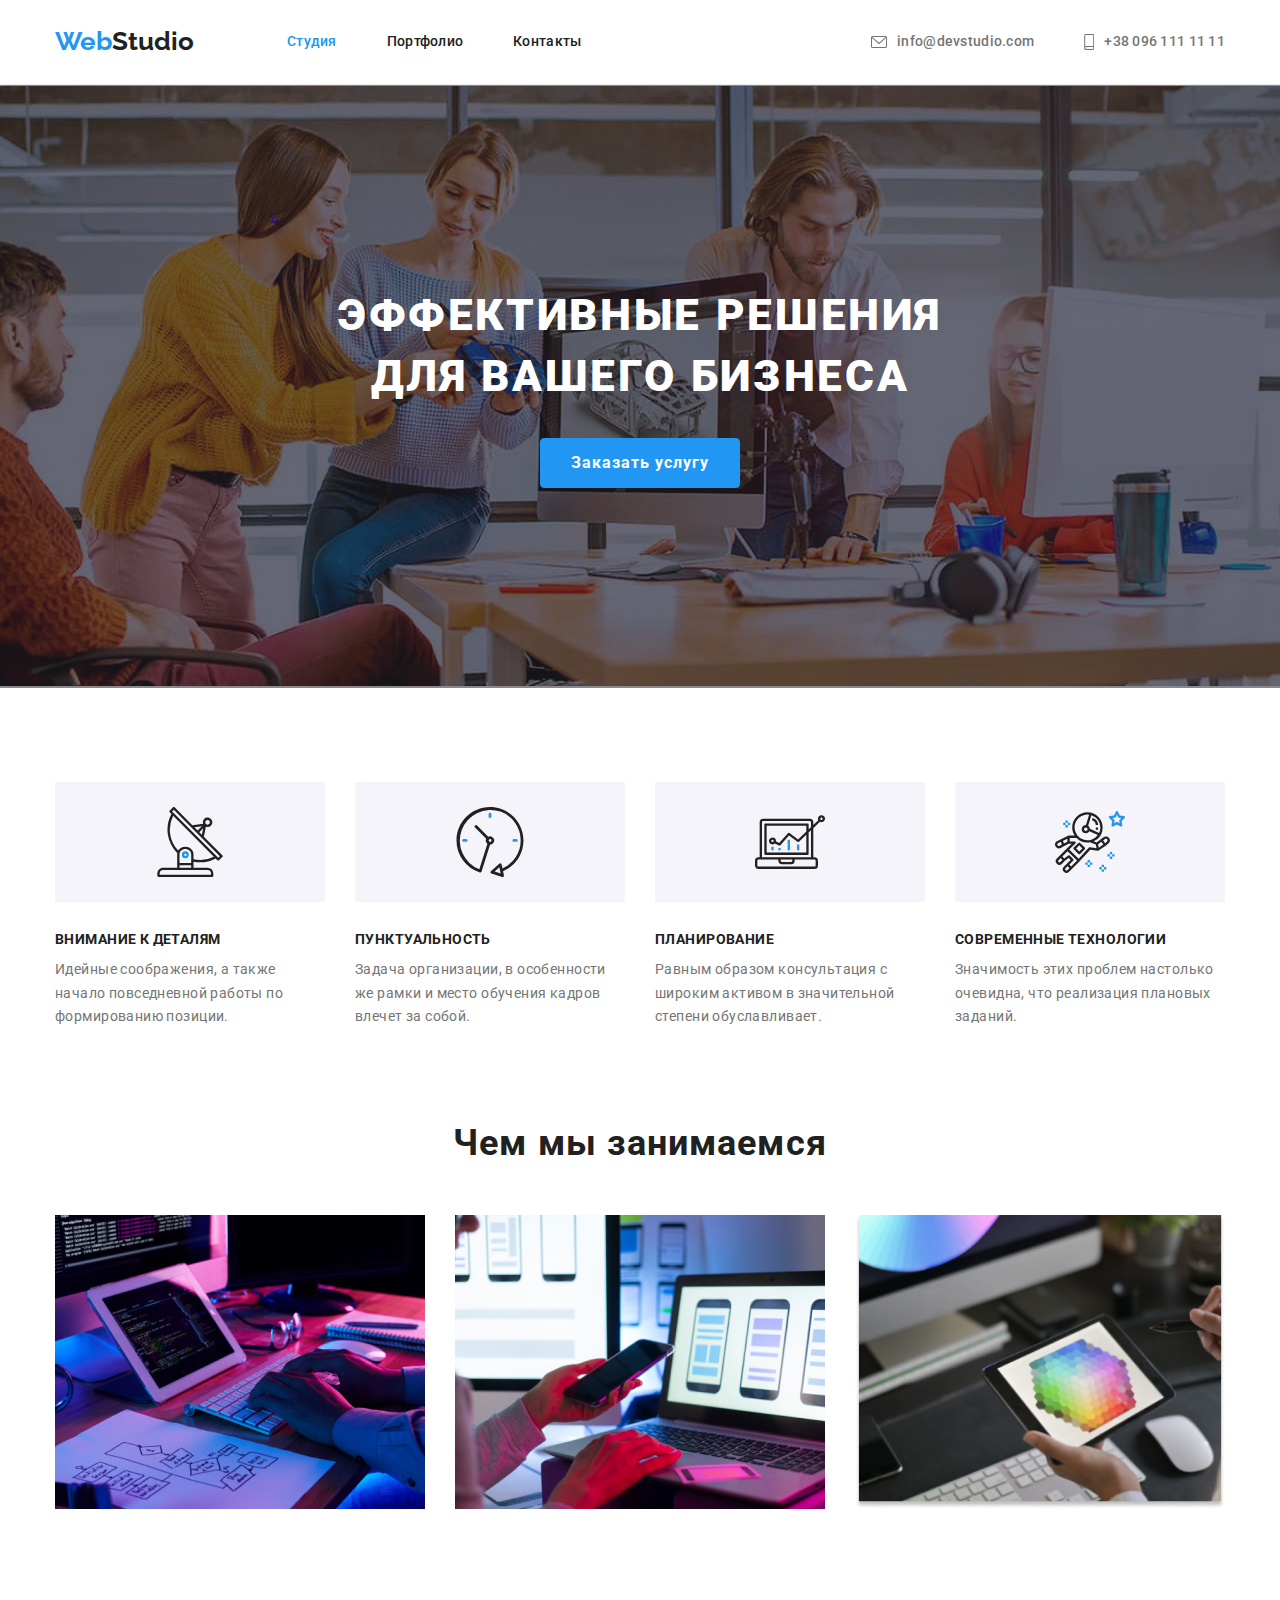
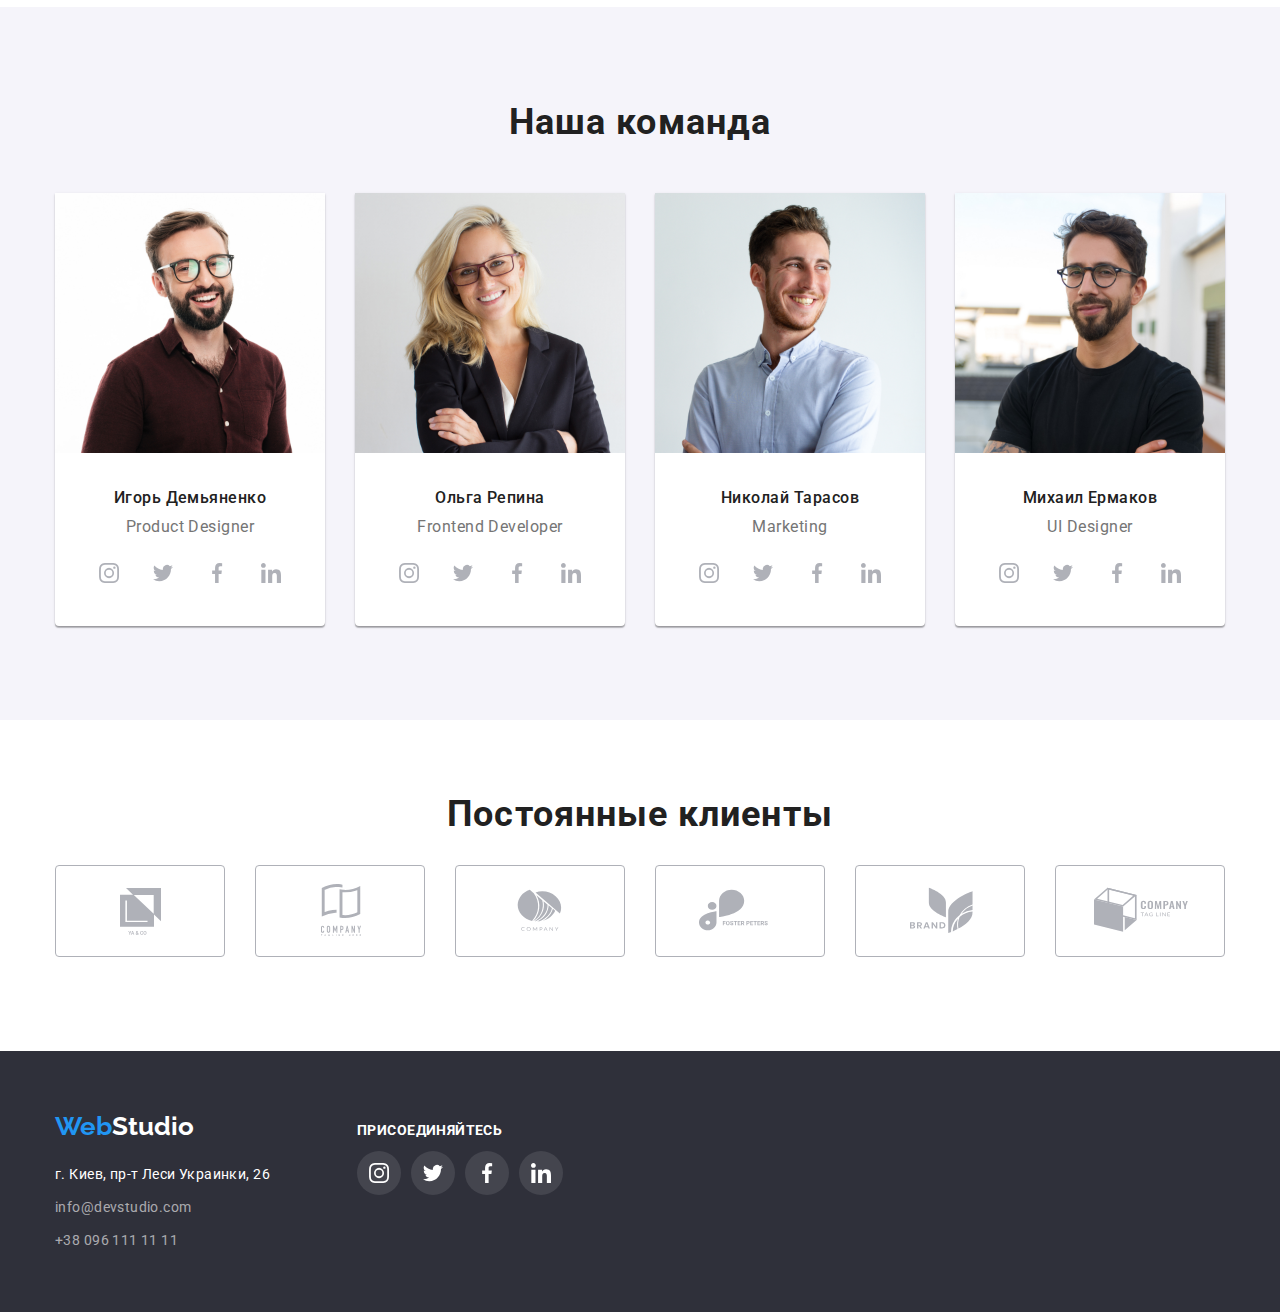
<file: index.html>
<!DOCTYPE html>
<html lang="en">
<head>
    <meta charset="UTF-8">
    <meta http-equiv="X-UA-Compatible" content="IE=edge">
    <meta name="viewport" content="width=device-width, initial-scale=1.0">
    <link href="https://fonts.googleapis.com/css2?family=Raleway:wght@700&family=Roboto:wght@400;500;700;900&display=swap"
        rel="stylesheet">
        <link rel="stylesheet" href="https://cdnjs.cloudflare.com/ajax/libs/modern-normalize/1.1.0/modern-normalize.min.css
">
    <link rel="stylesheet" href="css/styles.css">
    <title>WebStudio</title>
</head>
<body>
    <!-- Шапка -->
<header class="head">
    <div class="conteiner  header-all">
    <nav class="nav-main-list">
<a href="./index.html" class="logo"><span class="logo-part">Web</span>Studio</a>
<ul class="main-list">
    <li class="main-list-li"><a class="main-list-item current" href="./index.html">Студия</a></li>
    <li class="main-list-li"><a class="main-list-item " href="./portfolio.html">Портфолио</a></li>
    <li class="main-list-li"><a class="main-list-item " href="">Контакты</a></li>
</ul>
</nav>
<ul class="contact-list">
    <li class="contact-list-li"><a class="contact-list-item" href="mailto:info@devstudio.com">
        <svg class="icon-mail" width="16" height="12">
            <use href="./images/spryte.svg#icon-envelope"></use>
        </svg>info@devstudio.com</a></li>
    <li class="contact-list-li"><a class="contact-list-item" href="tel:+380961111111">
        <svg class="icon-mail" width="10" height="16">
            <use href="./images/spryte.svg#icon-smartphone"></use>
        </svg>+38 096 111 11 11</a></li>
</ul>
    </div>
</header>
<main>
    <!-- hero --> 
<section class="hero"> 
    <div class="conteiner"> 
    <h1 class="hero-title" >Эффективные решения для вашего бизнеса</h1>
    <button class="hero-button" type="button">Заказать услугу</button>
    </div>
</section>
<section class="benefits section-first">
    <div class="conteiner">
    <!-- <h2>Наши преимущества</h2> -->
    <ul class="benefits-list">
        <li  class="benefits-list-item">
            <div class="icon-section">
                <svg class="icon-benefits" width="70" height="70">
                    <use href="./images/spryte.svg#icon-antenna"></use>
                </svg>
            </div>    
            <h3  class="benefits-list-item-title">Внимание к деталям</h3>
            <p  class="benefits-list-item-text">Идейные соображения, а также начало повседневной работы по формированию позиции.</p>
        </li>
        <li class="benefits-list-item">
           <div class="icon-section">
                <svg class="icon-benefits" width="70" height="70">
                    <use href="./images/spryte.svg#icon-clock"></use>
                </svg>
           </div>
            <h3 class="benefits-list-item-title">Пунктуальность</h3>
            <p class="benefits-list-item-text">Задача организации, в особенности же рамки и место обучения кадров влечет за собой.</p>
        </li>
        <li class="benefits-list-item">
            <div class="icon-section">
                <svg class="icon-benefits" width="70" height="70">
                    <use href="./images/spryte.svg#icon-diagram"></use>
                </svg>
            </div>
            <h3 class="benefits-list-item-title">Планирование</h3>
            <p class="benefits-list-item-text">Равным образом консультация с широким активом в значительной степени обуславливает.</p>
        </li>
        <li class="benefits-list-item">
            <div class="icon-section">
                <svg class="icon-benefits" width="70" height="70">
                    <use href="./images/spryte.svg#icon-astronaut"></use>
                </svg>
            </div>
            <h3 class="benefits-list-item-title">Современные технологии</h3>
            <p class="benefits-list-item-text">Значимость этих проблем настолько очевидна, что реализация плановых заданий.</p>
        </li>
    </ul>
    </div>
</section>
<section class="work section">
    <div class="conteiner">
    <h2 class="work-title">Чем мы занимаемся</h2>
    <ul class="work-examples">
        <li class="work-examples-item"><a  href=""><img src="./images/box1.jpg" alt="планшет с клавиатурой" width="370" height="294"></a></li>
        <li class="work-examples-item"><a  href=""><img src="./images/box2.jpg" alt="ноутбук с телефоном" width="370" height="294"></a></li>
        <li class="work-examples-item"><a  href=""><img src="./images/box3.jpg" alt="планшет с цветовой гаммой" width="370" height="294"></a></li>
    </ul>
    </div>
</section>
<section class="team section">
    <div class="conteiner">
    <h2 class="team-title">Наша команда</h2>
    <ul class="team-list">
        <li class="team-list-item">
                <img src="./images/empl1.jpg" alt="мужчина в очках" width="270" height="260" class="team-member-photo">
                <div class="team-member-text">
                    <h3 class="team-member">Игорь Демьяненко</h3>
                    <p class="team-member-position"> Product Designer</p>
                    <ul class="team-contact-list">
                        <li class="team-contact-item"><a href=""><svg class="team-contact" width="20" height="20px"><use href="./images/spryte.svg#icon-instagram"></use></svg></a></li>
                        <li class="team-contact-item"><a href=""><svg class="team-contact" width="20" height="20px"><use href="./images/spryte.svg#icon-twitter"></use></svg></a></li>
                        <li class="team-contact-item"><a href=""><svg class="team-contact" width="20" height="20px"><use href="./images/spryte.svg#icon-facebook"></use></svg></a></li>
                        <li class="team-contact-item"><a href=""><svg class="team-contact" width="20" height="20px"><use href="./images/spryte.svg#icon-linkedin"></use></svg></a></li>
                    </ul>
                </div>
        </li>
        <li class="team-list-item">
                    <img src="./images/empl2.jpg" alt="девушка в очках" width="270" height="260" class="team-member-photo">
                    <div class="team-member-text">
                        <h3 class="team-member">Ольга Репина </h3>
                        <p class="team-member-position"> Frontend Developer</p>
                        <ul class="team-contact-list">
                            <li class="team-contact-item"><a href=""><svg class="team-contact" width="20" height="20px">
                                        <use href="./images/spryte.svg#icon-instagram"></use>
                                    </svg></a></li>
                            <li class="team-contact-item"><a href=""><svg class="team-contact" width="20" height="20px">
                                        <use href="./images/spryte.svg#icon-twitter"></use>
                                    </svg></a></li>
                            <li class="team-contact-item"><a href=""><svg class="team-contact" width="20" height="20px">
                                        <use href="./images/spryte.svg#icon-facebook"></use>
                                    </svg></a></li>
                            <li class="team-contact-item"><a href=""><svg class="team-contact" width="20" height="20px">
                                        <use href="./images/spryte.svg#icon-linkedin"></use>
                                    </svg></a></li>
                        </ul>
                    </div>
        </li>
        <li class="team-list-item">
                    <img src="./images/empl3.jpg" alt="мужчина" width="270" height="260" class="team-member-photo">
                    <div class="team-member-text">
                        <h3 class="team-member">Николай Тарасов</h3>
                        <p class="team-member-position"> Marketing</p>
                        <ul class="team-contact-list">
                            <li class="team-contact-item"><a href=""><svg class="team-contact" width="20" height="20px">
                                        <use href="./images/spryte.svg#icon-instagram"></use>
                                    </svg></a></li>
                            <li class="team-contact-item"><a href=""><svg class="team-contact" width="20" height="20px">
                                        <use href="./images/spryte.svg#icon-twitter"></use>
                                    </svg></a></li>
                            <li class="team-contact-item"><a href=""><svg class="team-contact" width="20" height="20px">
                                        <use href="./images/spryte.svg#icon-facebook"></use>
                                    </svg></a></li>
                            <li class="team-contact-item"><a href=""><svg class="team-contact" width="20" height="20px">
                                        <use href="./images/spryte.svg#icon-linkedin"></use>
                                    </svg></a></li>
                        </ul>
                    </div>
        </li>
        <li class="team-list-item">
                    <img src="./images/empl4.jpg" alt="мужчина в очках" width="270" height="260" class="team-member-photo">
                    <div class="team-member-text">
                        <h3 class="team-member">Михаил Ермаков</h3>
                        <p class="team-member-position"> UI Designer</p>
                        <ul class="team-contact-list">
                            <li class="team-contact-item"><a href=""><svg class="team-contact" width="20" height="20px">
                                        <use href="./images/spryte.svg#icon-instagram"></use>
                                    </svg></a></li>
                            <li class="team-contact-item"><a href=""><svg class="team-contact" width="20" height="20px">
                                        <use href="./images/spryte.svg#icon-twitter"></use>
                                    </svg></a></li>
                            <li class="team-contact-item"><a href=""><svg class="team-contact" width="20" height="20px">
                                        <use href="./images/spryte.svg#icon-facebook"></use>
                                    </svg></a></li>
                            <li class="team-contact-item"><a href=""><svg class="team-contact" width="20" height="20px">
                                        <use href="./images/spryte.svg#icon-linkedin"></use>
                                    </svg></a></li>
                        </ul>
                    </div>
        </li>
       
    </ul>
    </div>
</section>
<section class="section">
    <div class="conteiner">
<h2 class="clients-title">Постоянные клиенты</h2>
<ul class="clients-list">
    <li class="clients-list-item"><a href=""><svg class="clients-icon" width="106" height="60"><use href="./images/spryte.svg#icon-Logo"></use></svg></a></li>
    <li class="clients-list-item"><a href=""><svg class="clients-icon" width="106" height="60"><use href="./images/spryte.svg#icon-Logo-1"></use></svg></a></li>
    <li class="clients-list-item"><a href=""><svg class="clients-icon" width="106" height="60"><use href="./images/spryte.svg#icon-Logo-2"></use></svg></a></li>
    <li class="clients-list-item"><a href=""><svg class="clients-icon" width="106" height="60"><use href="./images/spryte.svg#icon-Logo-3"></use></svg></a></li>
    <li class="clients-list-item"><a href=""><svg class="clients-icon" width="106" height="60"><use href="./images/spryte.svg#icon-Logo-4"></use></svg></a></li>
    <li class="clients-list-item"><a href=""><svg class="clients-icon" width="106" height="60"><use href="./images/spryte.svg#icon-Logo-5"></use></svg></a></li>
</ul>
</div>
</section>
</main>
<footer>
    <div class="conteiner footer-box"> 
        <div class="address-content">
            <a href="./index.html" class="logo logo-footer"><span class="logo-part">Web</span><span
                    class="logo-part-footer">Studio</span></a>
            <address>

                <a href="" class="address-local">г. Киев, пр-т Леси Украинки, 26</a>
                <ul>
                    <li class="address-phone-li"><a href="mailto:info@devstudio.com" class="address-phone">info@devstudio.com</a></li>
                    <li class="address-phone-li"><a href="tel:+380961111111" class="address-mail">+38 096 111 11 11</a></li>
                </ul>
            </address>
        </div>
        <div class="footer-soc-list">
            <h3 class="footer-soc-title">присоединяйтесь</h3>
            <ul class="team-contact-list">
                <li class="team-contact-item"><a class="footer-contact-link" href=""><svg class=" footer-icon" width="20" height="20px">
                            <use href="./images/spryte.svg#icon-instagram"></use>
                        </svg></a></li>
                <li class="team-contact-item"><a class="footer-contact-link" href=""><svg class="footer-icon" width="20" height="20px">
                            <use href="./images/spryte.svg#icon-twitter"></use>
                        </svg></a></li>
                <li class="team-contact-item"><a class="footer-contact-link" href=""><svg class="footer-icon" width="20" height="20px">
                            <use href="./images/spryte.svg#icon-facebook"></use>
                        </svg></a></li>
                <li class="team-contact-item"><a class="footer-contact-link" href=""><svg class="footer-icon" width="20" height="20px">
                            <use href="./images/spryte.svg#icon-linkedin"></use>
                        </svg></a></li>
            </ul>
        </div>

    </div>
</footer>

</body>

</html>
</file>
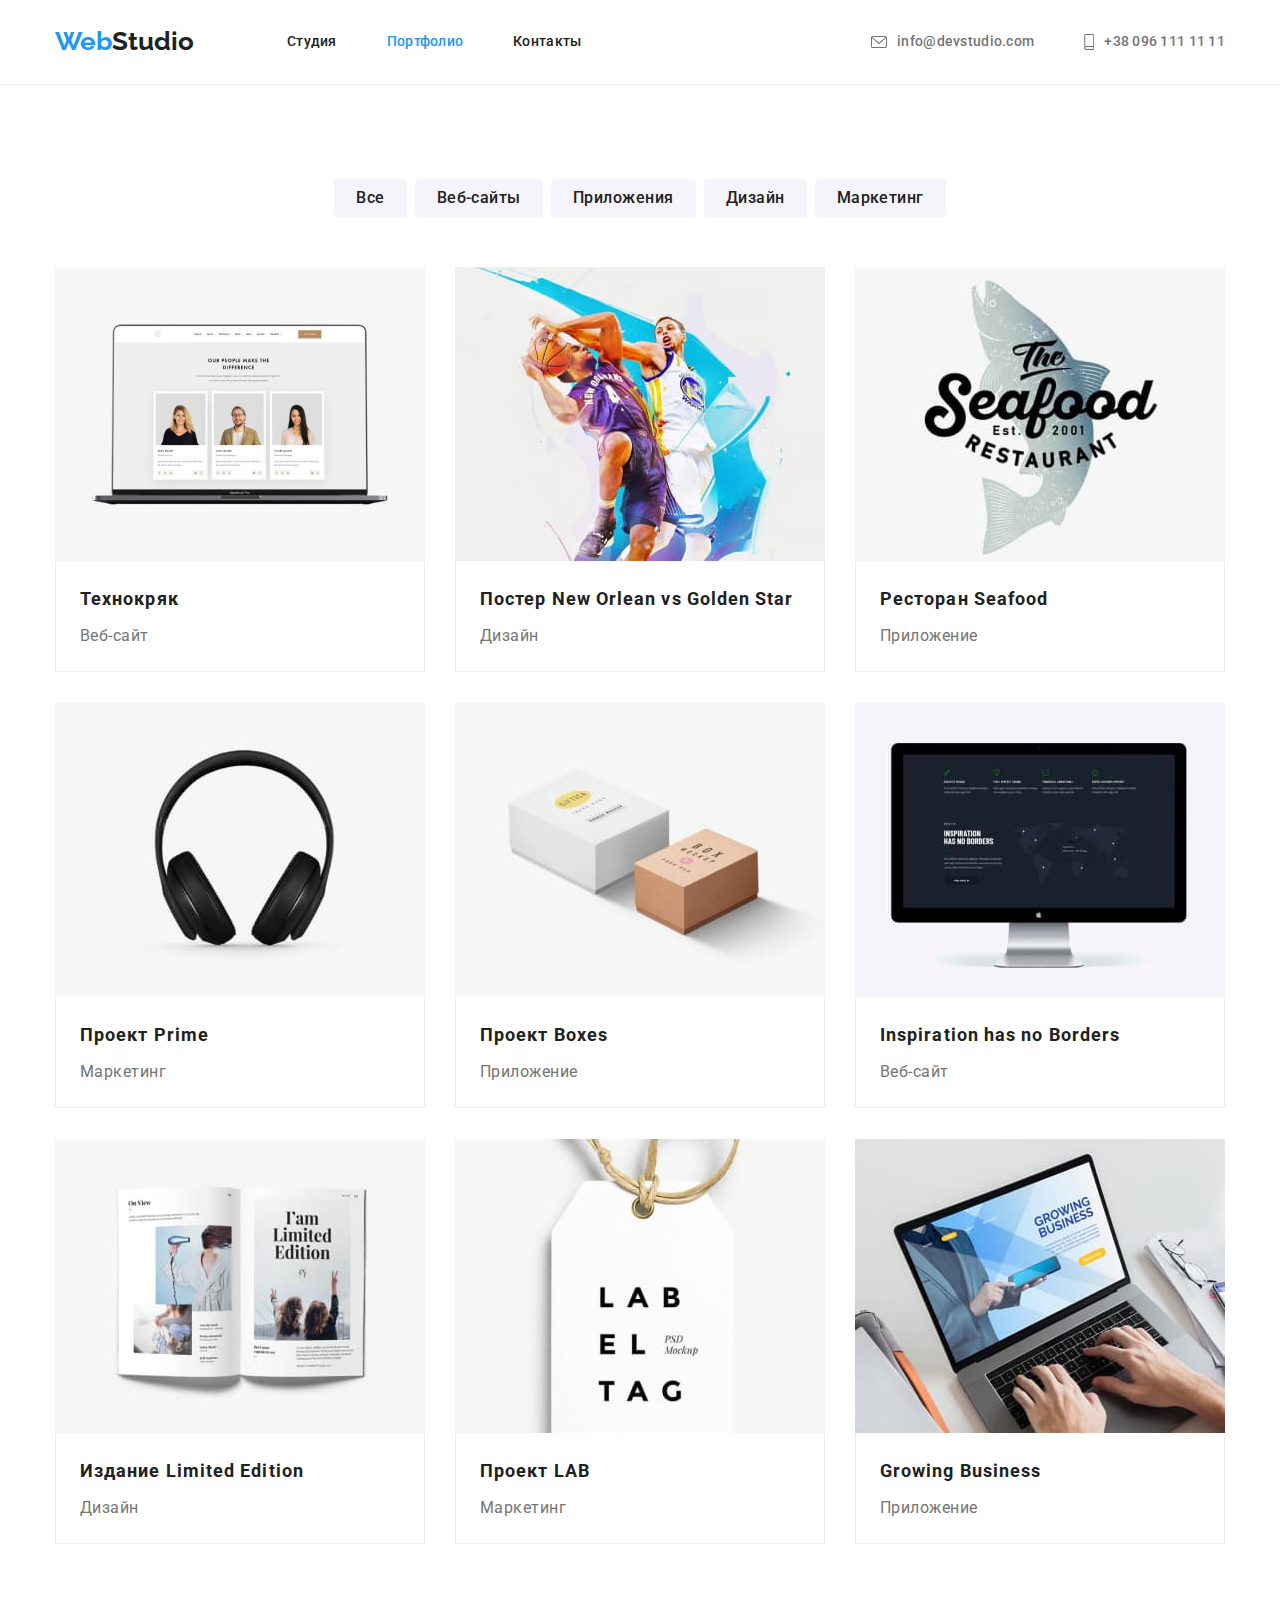
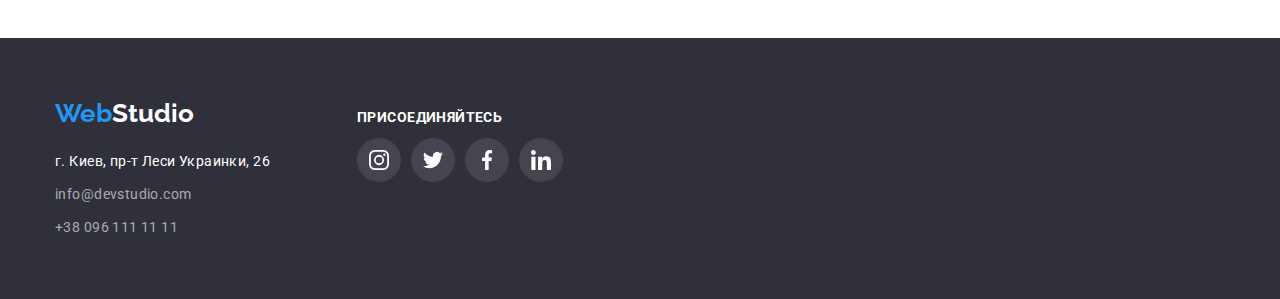
<file: portfolio.html>
<!DOCTYPE html>
<html lang="en">

<head>
    <meta charset="UTF-8">
    <meta http-equiv="X-UA-Compatible" content="IE=edge">
    <meta name="viewport" content="width=device-width, initial-scale=1.0">
    <link
        href="https://fonts.googleapis.com/css2?family=Raleway:wght@700&family=Roboto:wght@400;500;700;900&display=swap"
        rel="stylesheet">
        <link rel="stylesheet" href="https://cdnjs.cloudflare.com/ajax/libs/modern-normalize/1.1.0/modern-normalize.min.css
        ">
    <link rel="stylesheet" href="css/styles.css">
    <title>WebStudio</title>
</head>

<body>
    <!-- Шапка -->
    <header class="head">
        <div class="conteiner  header-all">
            <nav class="nav-main-list">
                <a href="./index.html" class="logo"><span class="logo-part">Web</span>Studio</a>
                <ul class="main-list">
                    <li class="main-list-li"><a class="main-list-item " href="./index.html">Студия</a></li>
                    <li class="main-list-li"><a class="main-list-item current" href="./portfolio.html">Портфолио</a></li>
                    <li class="main-list-li"><a class="main-list-item " href="">Контакты</a></li>
                </ul>
            </nav>
            <ul class="contact-list">
                <li class="contact-list-li"><a class="contact-list-item" href="mailto:info@devstudio.com">
                        <svg class="icon-mail" width="16" height="12">
                            <use href="./images/spryte.svg#icon-envelope"></use>
                        </svg>info@devstudio.com</a></li>
                <li class="contact-list-li"><a class="contact-list-item" href="tel:+380961111111">
                        <svg class="icon-mail" width="10" height="16">
                            <use href="./images/spryte.svg#icon-smartphone"></use>
                        </svg>+38 096 111 11 11</a></li>
            </ul>
        </div>
    </header>
    <main>
        
<section class="section-first">
    <div class="conteiner">
    <!-- <h1>Наши проекты</h1> -->
<ul class="filter">
    <li class="filter-button-li"><button type="button" class="filter-button">Все</button></li>
    <li class="filter-button-li"><button type="button" class="filter-button">Веб-сайты</button></li>
    <li class="filter-button-li"><button type="button" class="filter-button">Приложения</button></li>
    <li class="filter-button-li"><button type="button" class="filter-button">Дизайн</button></li>
    <li class="filter-button-li"><button type="button" class="filter-button">Маркетинг</button></li>
</ul>
    </div>
</section>
<section class="section-last">
    <div class="conteiner">
<ul class="examples">
    <li class="examples-li">
        <a  href="" class="examples-link">
        <img src="images/port1.jpg" alt="ноутбук" width="370" height="294" class="examples-photo">
        <div class="examples-text-content">
            <h2 class="examples-title">Технокряк</h2>
            <p class="examples-text">Веб-сайт</p>
        </div>
        </a>
    </li>
    <li class="examples-li">
        <a href="" class="examples-link">
            <img src="images/port2.jpg" alt="два баскетболиста" width="370" height="294" class="examples-photo">
            <div class="examples-text-content">
                <h2 class="examples-title">Постер New Orlean vs Golden Star</h2>
                <p class="examples-text">Дизайн</p>
            </div>
        </a>
    </li>
    <li class="examples-li">
        <a href="" class="examples-link">
            <img src="images/port3.jpg" alt="логотип рыбного ресторана" width="370" height="294" class="examples-photo">
            <div class="examples-text-content">
                <h2 class="examples-title">Ресторан Seafood</h2>
                <p class="examples-text">Приложение</p>
            </div>
        </a>
    </li>
    <li class="examples-li">
        <a href="" class="examples-link">
            <img src="images/port4.jpg" alt="наушники" width="370" height="294" class="examples-photo">
            <div class="examples-text-content">
                <h2 class="examples-title">Проект Prime</h2>
                <p class="examples-text">Маркетинг</p>
            </div>
        </a>
    </li>
    <li class="examples-li">
        <a href="" class="examples-link">
            <img src="images/port5.jpg" alt="коробки" width="370" height="294" class="examples-photo">
            <div class="examples-text-content">
                <h2 class="examples-title">Проект Boxes</h2>
                <p class="examples-text">Приложение</p>
            </div>
        </a>
    </li>
    <li class="examples-li">
        <a href="" class="examples-link">
            <img src="images/port6.jpg" alt="компьютер" width="370" height="294" class="examples-photo">
            <div class="examples-text-content">
                <h2 class="examples-title">Inspiration has no Borders</h2>
                <p class="examples-text">Веб-сайт</p>
            </div>
        </a>
    </li>
    <li class="examples-li">
        <a href="" class="examples-link">
            <img src="images/port7.jpg" alt="книга" width="370" height="294" class="examples-photo">
            <div class="examples-text-content">
                <h2 class="examples-title">Издание Limited Edition</h2>
                <p class="examples-text">Дизайн</p>
            </div>
        </a>
    </li>
    <li class="examples-li">
        <a href="" class="examples-link">
            <img src="images/port8.jpg" alt="бирка" width="370" height="294" class="examples-photo">
            <div class="examples-text-content">
                <h2 class="examples-title">Проект LAB</h2>
                <p class="examples-text">Маркетинг</p>
            </div>
        </a>
    </li>
    <li class="examples-li">
        <a href="" class="examples-link">
            <img src="images/port9.jpg" alt="ноутбук с приложением" width="370" height="294" class="examples-photo">
            <div class="examples-text-content">
                <h2 class="examples-title">Growing Business</h2>
                <p class="examples-text">Приложение</p>
            </div>
        </a>
    </li>
</ul>
    </div>
</section>
        

    </main>
<footer>
    <div class="conteiner footer-box">
        <div class="address-content">
            <a href="./index.html" class="logo logo-footer"><span class="logo-part">Web</span><span
                        class="logo-part-footer">Studio</span></a>
            <address>

                <a href="" class="address-local">г. Киев, пр-т Леси Украинки, 26</a>
                <ul>
                    <li class="address-phone-li"><a href="mailto:info@devstudio.com" class="address-phone">info@devstudio.com</a></li>
                    <li class="address-phone-li"><a href="tel:+380961111111" class="address-mail">+38 096 111 11 11</a></li>
                </ul>
            </address>
        </div>
        <div class="footer-soc-list">
            <h3 class="footer-soc-title">присоединяйтесь</h3>
            <ul class="team-contact-list">
                <li class="team-contact-item"><a class="footer-contact-link" href=""><svg class=" footer-icon" width="20" height="20px">
                            <use href="./images/spryte.svg#icon-instagram"></use>
                        </svg></a></li>
                <li class="team-contact-item"><a class="footer-contact-link" href=""><svg class="footer-icon" width="20" height="20px">
                            <use href="./images/spryte.svg#icon-twitter"></use>
                        </svg></a></li>
                <li class="team-contact-item"><a class="footer-contact-link" href=""><svg class="footer-icon" width="20" height="20px">
                            <use href="./images/spryte.svg#icon-facebook"></use>
                        </svg></a></li>
                <li class="team-contact-item"><a class="footer-contact-link" href=""><svg class="footer-icon" width="20" height="20px">
                            <use href="./images/spryte.svg#icon-linkedin"></use>
                        </svg></a></li> 
            </ul>
        </div>

    </div>
</footer>

</body>

</html>
</file>
<file: css/styles.css>
:root {
--accent-color: #2196F3;
--title-color:#212121;
--text-color: #757575;
--background-color: #2F303A;

}
body {
    font-family: 'roboto','sans-serif';
    color: var(--text-color);
    background-color: #FFFFFF;
    
}
.conteiner {
    width: 1200px;
    margin-left: auto;
    margin-right: auto;
    padding-left: 15px;
    padding-right: 15px;

    /* outline: auto; */
}

.section {
    padding-top: 94px;
    padding-bottom: 94px;
}
.section-first {
    padding-top: 94px;
}
.section-last {
    padding-bottom: 94px;
}
ul{
    list-style: none;
    margin: 0;
    padding: 0;
}
h1,h2,h3,h4 {
    margin: 0px;
    padding: 0px;
}
a {
    color: inherit;
}
p {
    margin: 0;
    padding: 0;
}
/* header */
.head {
    border-bottom: #ECECEC 1px solid;
}
.header-all {
 display: flex; 
 
}
.nav-main-list {
   display: flex; 
   align-items: center;
}
.icon-mail {
    margin-right: 10px;
    fill:currentColor
}
.logo{
    margin-right: 93px;
    font-family: 'Raleway';
    font-style: normal;
    font-weight: 700;
    font-size: 26px;
    line-height: 1.2;
    text-decoration: none;
    color: var(--title-color);
}
.logo-part {
    color: var(--accent-color);
}
.logo:hover,.logo:focus {
    color: var(--accent-color);
}
.main-list {
    display: flex;
    margin: 0px;
    padding: 0px;
}
.main-list-item {
    
    font-style: normal;
    font-weight: 500;
    font-size: 14px;
    line-height: 1.4;
    letter-spacing: 0.02em;
    text-decoration: none;
    color: var(--title-color);
}

.main-list-li {
    padding-top: 32px;
    padding-bottom: 32px;
}
.main-list-li:not(:last-child) {
    margin-right: 50px;
}
.main-list-item:focus,.main-list-item:hover {
    color: var(--accent-color);
}
.main-list-item.current {
    color: var(--accent-color);
}

.contact-list {
    display: flex;
    margin-left: auto;
    align-items: center;
    margin-top: 0;
    margin-bottom: 0;
}
.contact-list-item{
    display: flex;
    align-items: center;
    padding-top: 32px;
    padding-bottom: 32px;
    font-style: normal;
    font-weight: 500;
    font-size: 14px;
    line-height: 1.14;
    letter-spacing: 0.02em;
    color: var(--text-color);
    text-decoration: none;
}
.contact-list-li:not(:last-child) {
    margin-right: 50px;
}


.contact-list-item:hover,.contact-list-item:focus {
    color: var(--accent-color);
}
/* body */
/* hero */
.hero{
    max-width: 1600px;
    margin: 0 auto;
    background-color:#C4C4C4;
    text-align: center;
    padding-top:200px ;
    padding-bottom:200px;
    background-image: linear-gradient(rgba(47, 48, 58, 0.4),rgba(47, 48, 58, 0.4)), url(../images/background.jpg);
    background-repeat: no-repeat;
    background-position: center;
     
    
}
.hero-title {
margin-left: auto;
margin-right:auto ;
margin-bottom: 30px;
 width: 696px;
font-style: normal;
font-weight: 900;
font-size: 44px;
line-height: 1.4;
text-align: center;
letter-spacing: 0.06em;
text-transform: uppercase;
color: #FFFFFF;


}
.hero-button {
    
    width: 200px;
    height: 50px;
    border-radius: 4px;
    border: var(--accent-color) solid 1px;
    text-align: center;
    font-style: normal;
    font-family: inherit;
    font-weight: 700;
    font-size: 16px;
    line-height: 1.88;
    letter-spacing: 0.06em;
    color: #FFFFFF;
    cursor:pointer ;
    background-color: var(--accent-color);
}


/* Наши преимущества */
.benefits-list {
    display: flex;
    align-items: center;
    justify-content: center;
}

.benefits-list-item{
    width: 270px;
}
.benefits-list-item:not(:last-child) {
    margin-right: 30px;
}

.benefits-list-item-title {
    font-style: normal;
    font-weight: 700;
    font-size: 14px;
    line-height: 1.14;
    letter-spacing: 0.03em;
    text-transform: uppercase;
    color: var(--title-color);
    margin-bottom: 10px;
}
.benefits-list-item-text {
    font-size: 14px;
    line-height: 1.7;
    letter-spacing: 0.03em;
    color: var(--text-color);
}
.icon-section {
    display: flex;
    justify-content: center;
    align-items: center;
    height:120px;
    margin-bottom: 30px;
    background-color: #F5F4FA;    
}
/* Чем мы занимаемся */

.work-examples {
    display: flex;
    justify-content: center;
}
.work-examples-item:not(:last-child) {
    margin-right: 30px;
}
.work-title {
    font-style: normal;
    font-weight: 700;
    font-size: 36px;
    line-height: 1.16;
    text-align: center;
    letter-spacing: 0.03em;
    color: var(--title-color);
    margin-bottom: 50px;
}
/* Наша команда */
.team {
    background-color:#F5F4FA ;
}
.team-list {
    display: flex;
    justify-content: center;
}

.team-list-item {
    box-shadow: 0px 1px 3px rgba(0, 0, 0, 0.12),
    0px 1px 1px rgba(0, 0, 0, 0.14),
    0px 2px 1px rgba(0, 0, 0, 0.2);
    border-radius: 0px 0px 4px 4px;
    background-color: #FFFFFF;
}
.team-list-item:not(:last-child) {
    margin-right: 30px;
}
.team-title {
    margin-bottom: 50px;
    text-align: center;
    font-weight: 700;
    font-size: 36px;
    line-height: 42px;
    letter-spacing: 0.03em;
    color: var(--title-color);
}

.team-member-text {
    height: 168px;
    padding-top: 30px;
    padding-bottom: 30px;
    
}
.team-member {
    margin-bottom: 10px;
    text-align: center;
    font-style: normal;
    font-weight: 500;
    font-size: 16px;
    line-height: 1.2;
    letter-spacing: 0.03em;
    color: var(--title-color);
}
.team-member-position {
    
    text-align: center;
    font-size: 16px;
    line-height: 1.2;
    letter-spacing: 0.03em;
    color: var(--text-color);
    margin-bottom: 15px;;
}
.team-contact-list {
    display: flex;
    justify-content: center;
    color: var(--text-color);
}

.team-contact-item a {
    display: flex;
    justify-content: center;
    align-items: center;
    width: 44px;
    height: 44px;
    border-radius: 50%;
    fill: #AFB1B8;
}
.team-contact-item:hover a,.team-contact-item a:focus{
    background-color: var(--accent-color);
    fill: #FFFFFF;
}
.team-contact-item:not(:last-child) {
    margin-right: 10px;
}


.clients-title{
    font-size: 36px;
    line-height: 1.16px;
    text-align: center;
    letter-spacing: 0.03em;
    margin-bottom: 50px;
    color: var(--title-color);
}
.clients-list {
    display: flex;
    justify-content: center;
    color: #AFB1B8;
}
.clients-icon {
    fill:currentColor
}
.clients-list-item a {
    display: inline-flex;
    width: 170px;
    height: 92px;
    justify-content: center;
    align-items: center;
    border:1px solid #AFB1B8;
    border-radius: 4px;
}
.clients-list-item:hover a, .clients-list-item a:focus  {
    color: var(--accent-color);
    border: 1px solid #2196F3;

}
.clients-list-item:not(:last-child) {
    margin-right: 30px;
}
/* footer */
footer {
    background-color: var(--background-color);
    padding-top: 60px;
    padding-bottom: 60px;
    
}
.address-local {
    display: inline-block;
    margin-bottom: 9px;
    font-style: normal;
    font-weight: 400;
    font-size: 14px;
    line-height: 24px;
    letter-spacing: 0.03em;
    text-decoration: none;
    color: #FFFFFF;
}
.address-phone,.address-mail {
    font-style: normal;
    font-weight: 400;
    font-size: 14px;
    line-height: 24px;
    letter-spacing: 0.03em;
    color: rgba(255, 255, 255, 0.6);
    text-decoration: none;
}.address-mail:hover,.address-phone:hover,.address-local:hover,.address-mail:focus,
.address-phone:focus,
.address-local:focus {
    color: var(--accent-color);
}
.address-phone-li:not(:last-child) {
margin-bottom: 9px;
}
.address-footer{
    display: flex;

}
.footer-box {
    display: flex;
    align-items: baseline;
}
.footer-soc-title {
    font-weight: 700;
    font-size: 14px;
    line-height: 1.14px;
    letter-spacing: 0.03em;
    text-transform: uppercase;
    margin-bottom: 20px;
    color: #FFFFFF;
}
.footer-icon {
    fill: #FFFFFF;
}
.address-content {
    margin-right: 70px;
}

.logo-part-footer {
    color: #FFFFFF;
    
   
}
.logo-footer{
    display: block;
    margin-bottom: 20px;
}

.footer-contact-link {
    background-color: rgba(255, 255, 255, 0.1);
}

/* Portfolio */
.filter { 
    display: flex;
    justify-content: center;
    margin-bottom: 50px;
}

.filter-button {
    font-style: normal;
    font-family: inherit;
    font-weight: 500;
    font-size: 16px;
    line-height: 1.6;
    padding-left: 22px;
    padding-right: 22px;
    height: 38px;
    text-align: center;
    letter-spacing: 0.03em;
    color: var(--title-color);
    background: #F5F4FA;
    border-radius: 4px;
    cursor: pointer;
    border: #F5F4FA;
}

.filter-button:hover, .filter-button:focus {
    color: #FFFFFF;
    background-color: var(--accent-color);
    box-shadow: 0px 3px 1px rgba(0, 0, 0, 0.1),
    0px 1px 2px rgba(0, 0, 0, 0.08),
    0px 2px 2px rgba(0, 0, 0, 0.12);
}
.filter-button-li:not(:last-child) {
margin-right: 8px;
}
.examples {
    display: flex;
    flex-wrap: wrap;
    justify-content: center;
 
}

.examples-photo {
   display: block;
}

.examples-text-content {
    border-right: 1px solid #EEEEEE;
    border-left: 1px solid #EEEEEE;
    border-bottom: 1px solid #EEEEEE;
    padding: 20px 24px;
}
.examples-link:focus, .examples-li:hover {
    box-shadow: 0px 1px 1px rgba(0, 0, 0, 0.12),
    0px 4px 4px rgba(0, 0, 0, 0.06),
    1px 4px 6px rgba(0, 0, 0, 0.16);
}

.examples-li:not(:nth-child(3n)) {
    margin-right: 30px;
}
.examples-li:not(:nth-last-child(-n+3)) {
margin-bottom: 31px; ;
}
.examples-link {
    display: block; 
    text-decoration:none ;
}
.examples-title {
    margin-bottom: 4px;
    font-style: normal;
    font-weight: 700;
    font-size: 18px;
    line-height: 2;
    letter-spacing: 0.06em;
    color: var(--title-color);
}
.examples-text {
    font-size: 16px;
    line-height: 1.88;   
    letter-spacing: 0.03em;
    color: var(--text-color);
}
</file>
